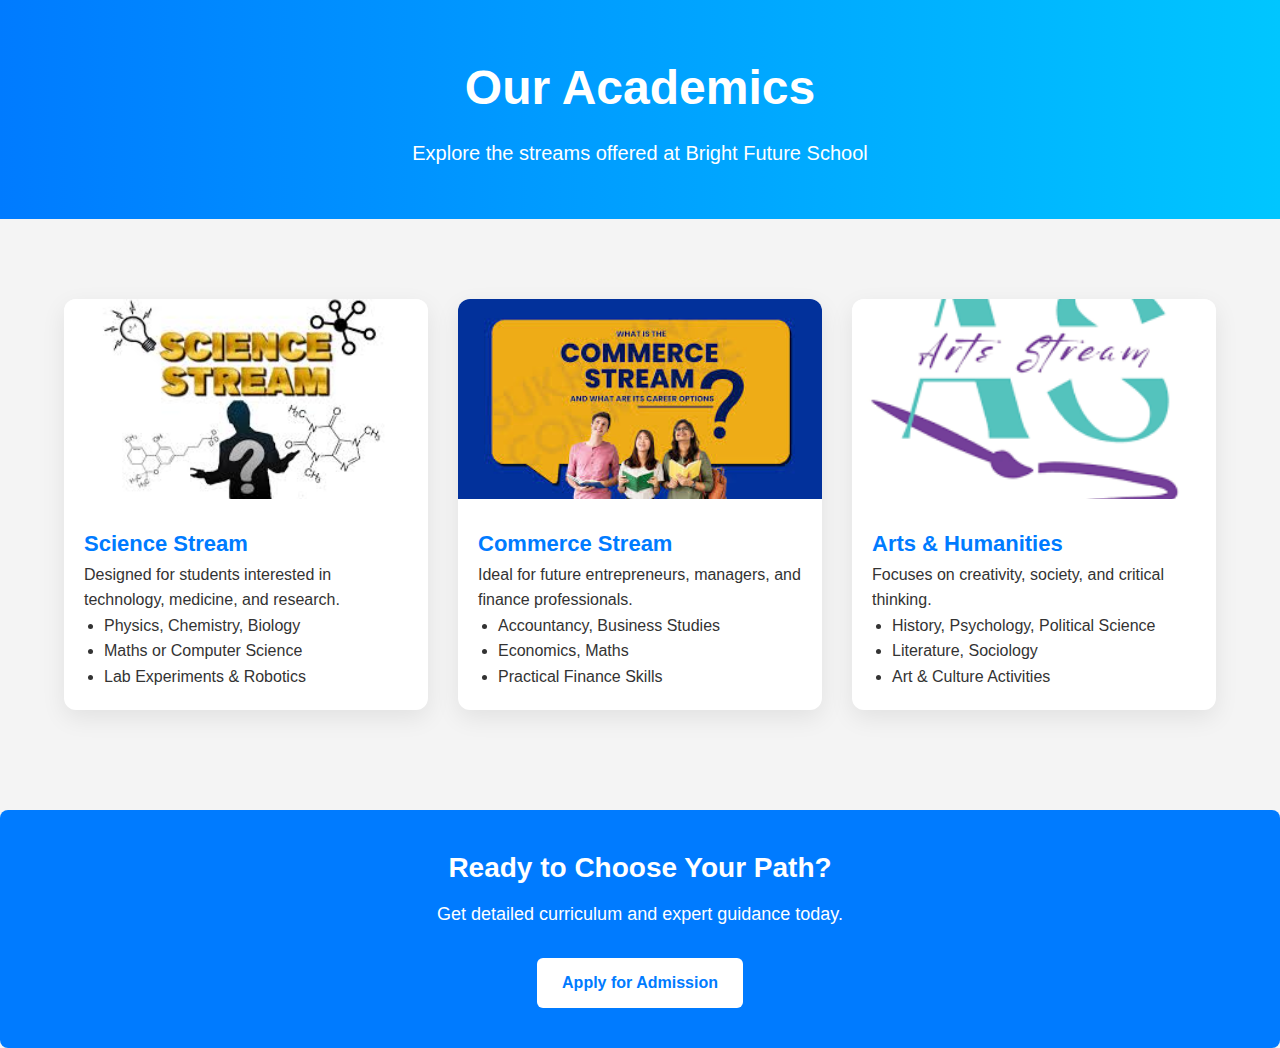
<file: Academics.html>
<!DOCTYPE html>
<html lang="en">
<head>
  <meta charset="UTF-8" />
  <meta name="viewport" content="width=device-width, initial-scale=1" />
  <title>Academics | Bright Future School</title>
  <link rel="stylesheet" href="./css/style.css"/>
</head>
<body>

  <header>
    <div class="academics-header">
      <h1>Our Academics</h1>
      <p>Explore the streams offered at Bright Future School</p>
    </div>
  </header>

  <section class="container">
    <div class="streams">

      <div class="stream-card">
        <img src="./images/science.jpeg" alt="Science Stream">
        <div class="stream-content">
          <h3>Science Stream</h3>
          <p>Designed for students interested in technology, medicine, and research.</p>
          <ul>
            <li>Physics, Chemistry, Biology</li>
            <li>Maths or Computer Science</li>
            <li>Lab Experiments & Robotics</li>
          </ul>
        </div>
      </div>

      <div class="stream-card">
        <img src="./images/commerce.jpeg" alt="Commerce Stream">
        <div class="stream-content">
          <h3>Commerce Stream</h3>
          <p>Ideal for future entrepreneurs, managers, and finance professionals.</p>
          <ul>
            <li>Accountancy, Business Studies</li>
            <li>Economics, Maths</li>
            <li>Practical Finance Skills</li>
          </ul>
        </div>
      </div>

      <div class="stream-card">
        <img src="./images/Arts.png" alt="Arts Stream">
        <div class="stream-content">
          <h3>Arts & Humanities</h3>
          <p>Focuses on creativity, society, and critical thinking.</p>
          <ul>
            <li>History, Psychology, Political Science</li>
            <li>Literature, Sociology</li>
            <li>Art & Culture Activities</li>
          </ul>
        </div>
      </div>

    </div>
  </section>

  <section class="cta">
    <h2>Ready to Choose Your Path?</h2>
    <p>Get detailed curriculum and expert guidance today.</p>
    <a href="Admission.html">Apply for Admission</a>
  </section>

</body>
</html>
</file>
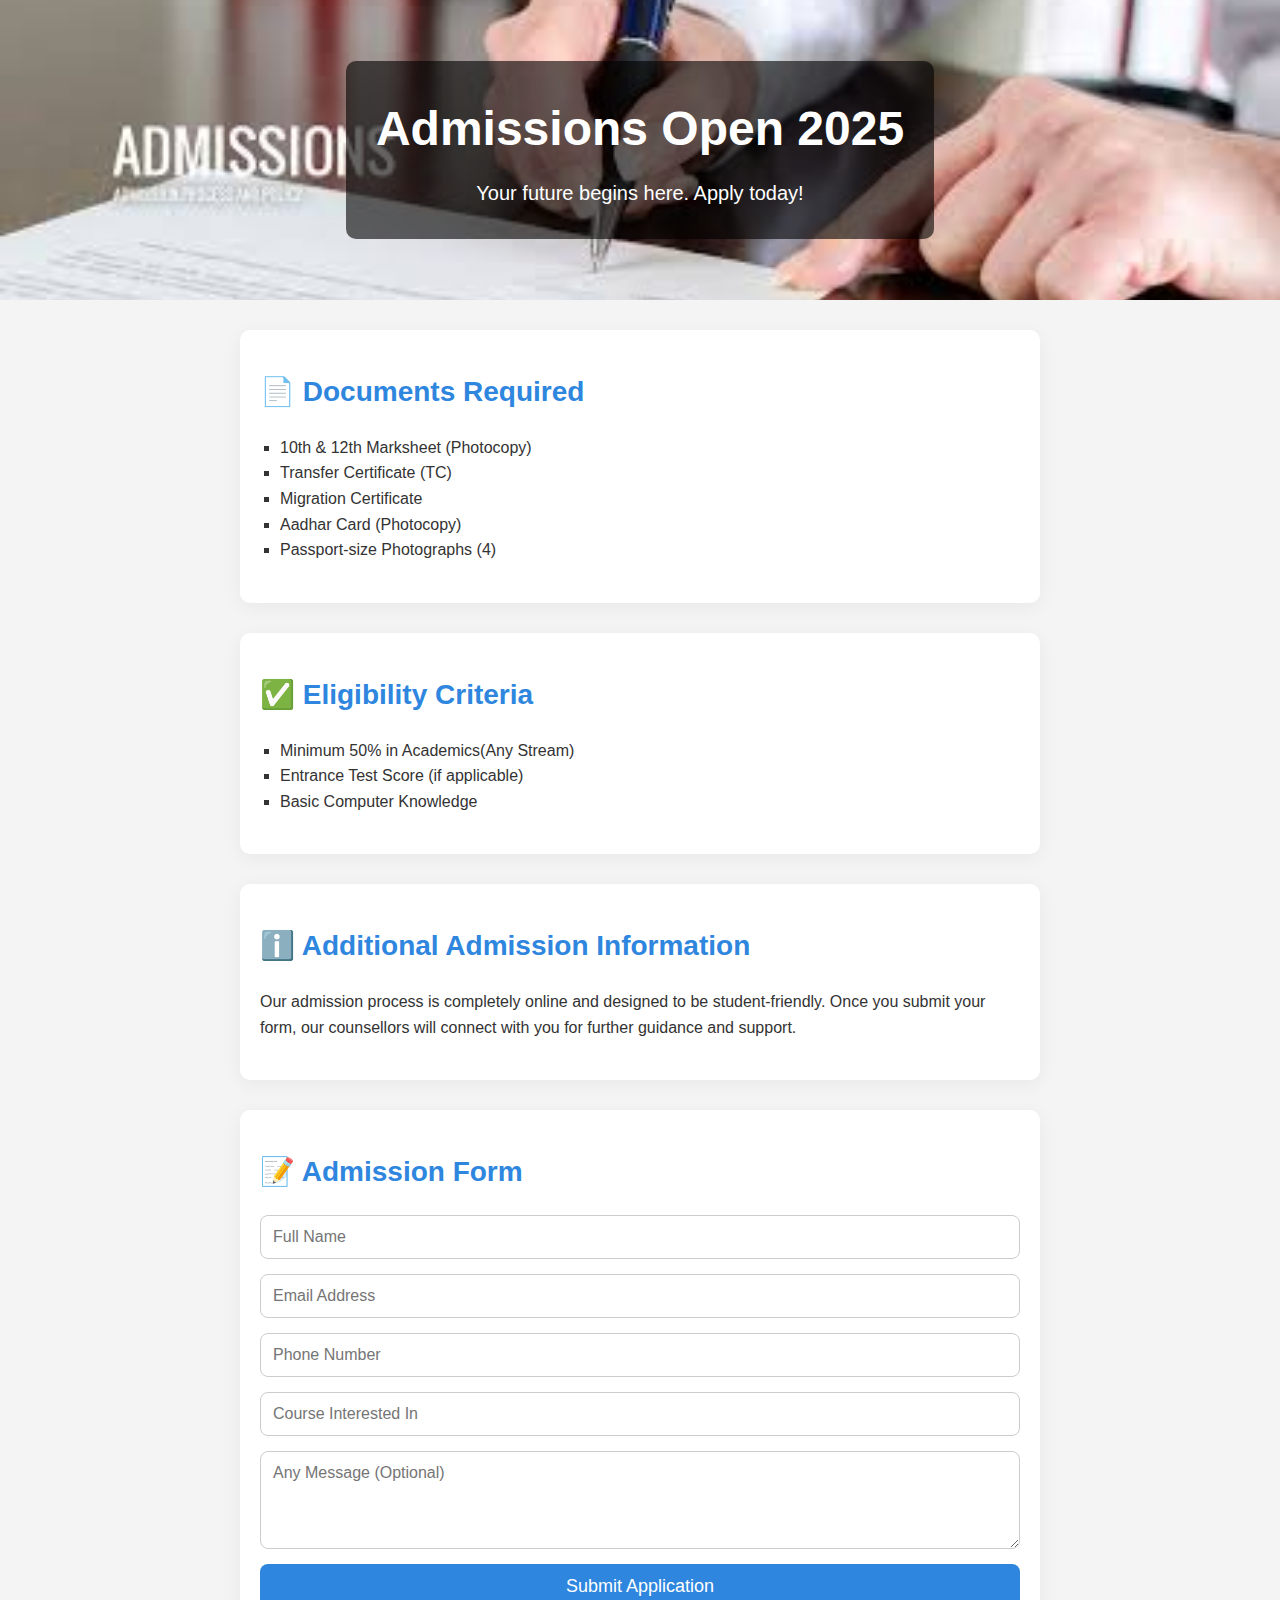
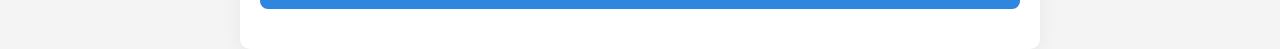
<file: Admission.html>
<!DOCTYPE html>
<html lang="en">
<head>
  <meta charset="UTF-8" />
  <meta name="viewport" content="width=device-width, initial-scale=1.0"/>
  <title>Admission Page</title>
  
  <link rel="stylesheet" href="../css/style.css"/>
</head>
<body>

  <header class="admission-header">
    <div class="overlay">
      <h1>Admissions Open 2025</h1>
      <p>Your future begins here. Apply today!</p>
    </div>
  </header>

  <section class="section" id="documents">
    <h2>📄 Documents Required</h2>
    <ul>
      <li>10th & 12th Marksheet (Photocopy)</li>
      <li>Transfer Certificate (TC)</li>
      <li>Migration Certificate</li>
      <li>Aadhar Card (Photocopy)</li>
      <li>Passport-size Photographs (4)</li>
    </ul>
  </section>

  <section class="section" id="eligibility">
    <h2>✅ Eligibility Criteria</h2>
    <ul>
      <li>Minimum 50% in Academics(Any Stream)</li>
      <li>Entrance Test Score (if applicable)</li>
      <li>Basic Computer Knowledge</li>
    </ul>
  </section>

  <section class="section" id="details">
    <h2>ℹ️ Additional Admission Information</h2>
    <p>Our admission process is completely online and designed to be student-friendly. Once you submit your form, our counsellors will connect with you for further guidance and support.</p>
  </section>

  <section class="section" id="form">
    <h2>📝 Admission Form</h2>
    <form action="#" method="POST" class="admission-form">
      <input type="text" name="name" placeholder="Full Name" required />
      <input type="email" name="email" placeholder="Email Address" required />
      <input type="tel" name="phone" placeholder="Phone Number" required />
      <input type="text" name="course" placeholder="Course Interested In" required />
      <textarea name="message" rows="4" placeholder="Any Message (Optional)"></textarea>
      <button type="submit">Submit Application</button>
    </form>
  </section>

</body>
</html>
</file>
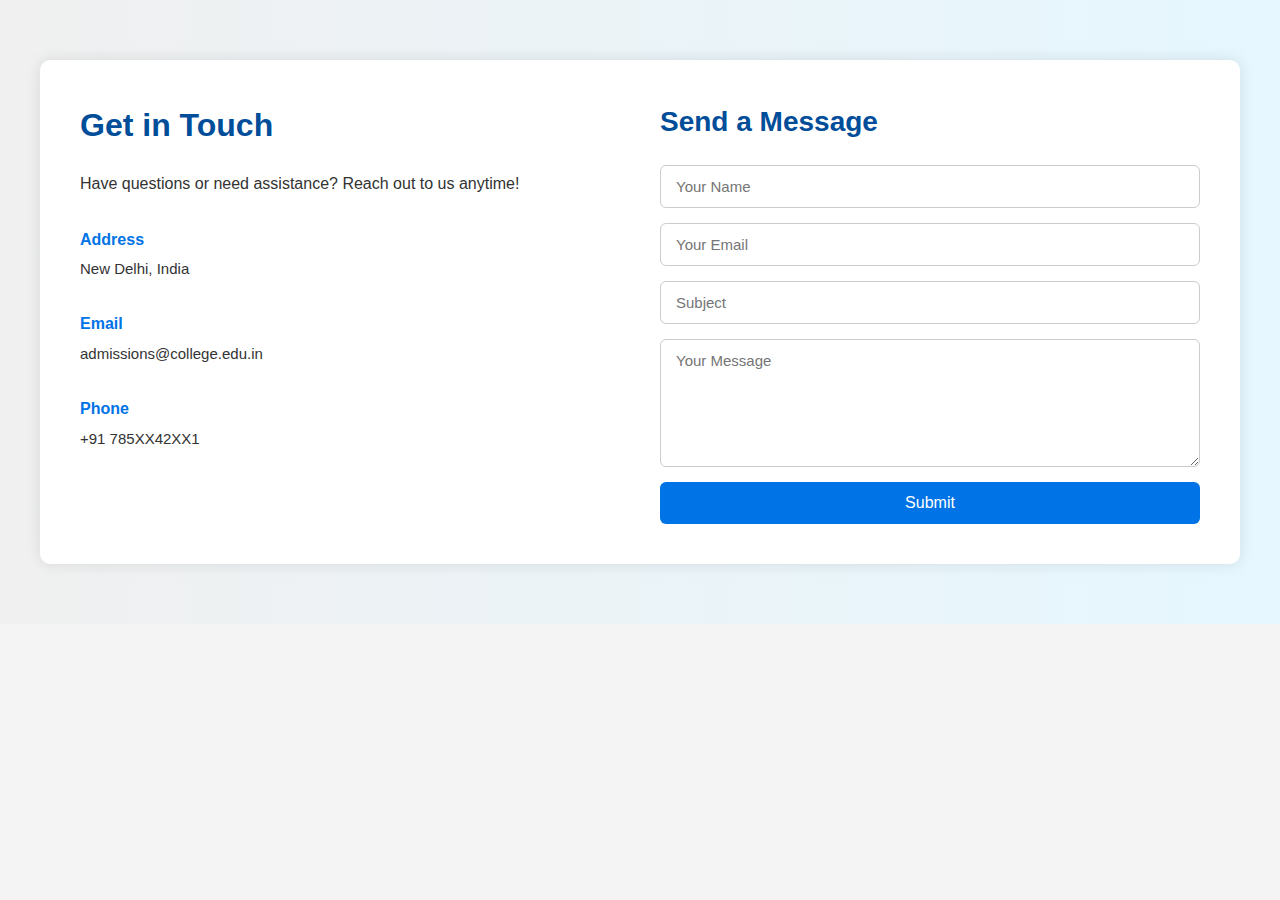
<file: Contact.html>
<!DOCTYPE html>
<html lang="en">
<head>
  <meta charset="UTF-8" />
  <meta name="viewport" content="width=device-width, initial-scale=1.0"/>
  <title>Contact Us</title>
  
  <link rel="stylesheet" href="./css/style.css"/>
</head>
<body>
  <section class="contact-section">
    <div class="contact-container">
      <div class="contact-info">
        <h2>Get in Touch</h2>
        <p>Have questions or need assistance? Reach out to us anytime!</p>

        <div class="info-box">
          <h4>Address</h4>
          <p>
           New Delhi, India</p>
        </div>
        <div class="info-box">
          <h4>Email</h4>
          <p>admissions@college.edu.in</p>
        </div>
        <div class="info-box">
          <h4>Phone</h4>
          <p>+91 785XX42XX1</p>
        </div>
      </div>

      <div class="contact-form">
        <h2>Send a Message</h2>
        <form action="#" method="POST">
          <input type="text" placeholder="Your Name" required />
          <input type="email" placeholder="Your Email" required />
          <input type="text" placeholder="Subject" required />
          <textarea placeholder="Your Message" rows="6" required></textarea>
          <button type="submit">Submit</button>
        </form>
      </div>
    </div>
  </section>
</body>
</html>
</file>
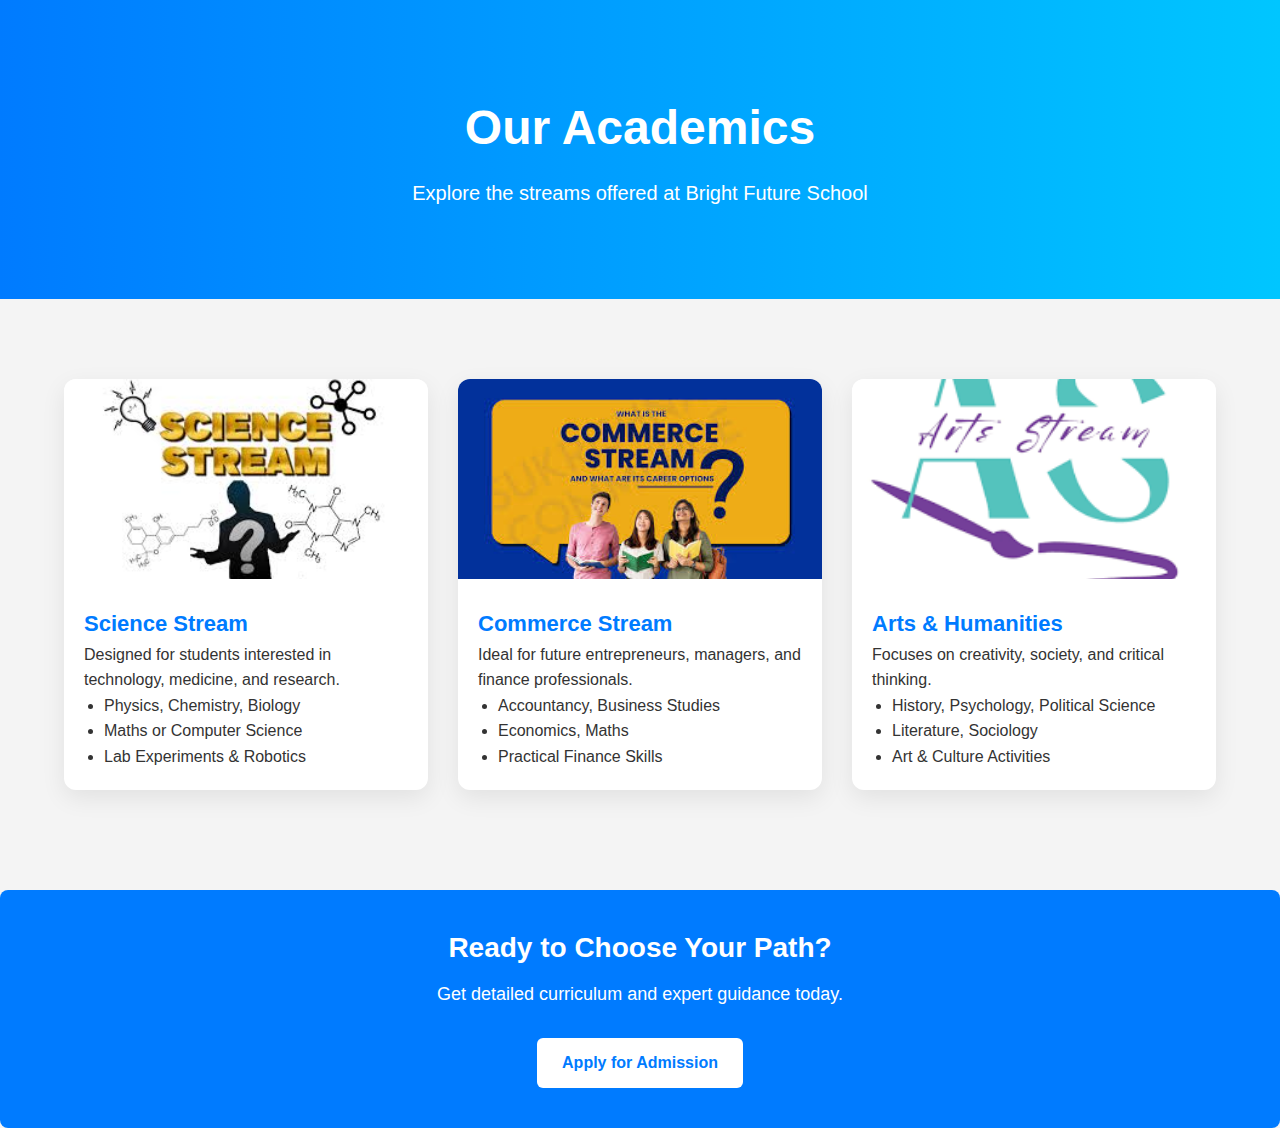
<file: project/Academics.html>
<!DOCTYPE html>
<html lang="en">
<head>
  <meta charset="UTF-8" />
  <meta name="viewport" content="width=device-width, initial-scale=1" />
  <title>Academics | Bright Future School</title>
  <link rel="stylesheet" href="../css/style.css"/>
</head>
<body>

  <header>
    <div class="container">
      <h1>Our Academics</h1>
      <p>Explore the streams offered at Bright Future School</p>
    </div>
  </header>

  <section class="container">
    <div class="streams">

      <div class="stream-card">
        <img src="../images/science.jpeg" alt="Science Stream">
        <div class="stream-content">
          <h3>Science Stream</h3>
          <p>Designed for students interested in technology, medicine, and research.</p>
          <ul>
            <li>Physics, Chemistry, Biology</li>
            <li>Maths or Computer Science</li>
            <li>Lab Experiments & Robotics</li>
          </ul>
        </div>
      </div>

      <div class="stream-card">
        <img src="../images/commerce.jpeg" alt="Commerce Stream">
        <div class="stream-content">
          <h3>Commerce Stream</h3>
          <p>Ideal for future entrepreneurs, managers, and finance professionals.</p>
          <ul>
            <li>Accountancy, Business Studies</li>
            <li>Economics, Maths</li>
            <li>Practical Finance Skills</li>
          </ul>
        </div>
      </div>

      <div class="stream-card">
        <img src="../images/Arts.png" alt="Arts Stream">
        <div class="stream-content">
          <h3>Arts & Humanities</h3>
          <p>Focuses on creativity, society, and critical thinking.</p>
          <ul>
            <li>History, Psychology, Political Science</li>
            <li>Literature, Sociology</li>
            <li>Art & Culture Activities</li>
          </ul>
        </div>
      </div>

    </div>
  </section>

  <section class="cta">
    <h2>Ready to Choose Your Path?</h2>
    <p>Get detailed curriculum and expert guidance today.</p>
    <a href="Admissions.html">Apply for Admission</a>
  </section>

</body>
</html>
</file>
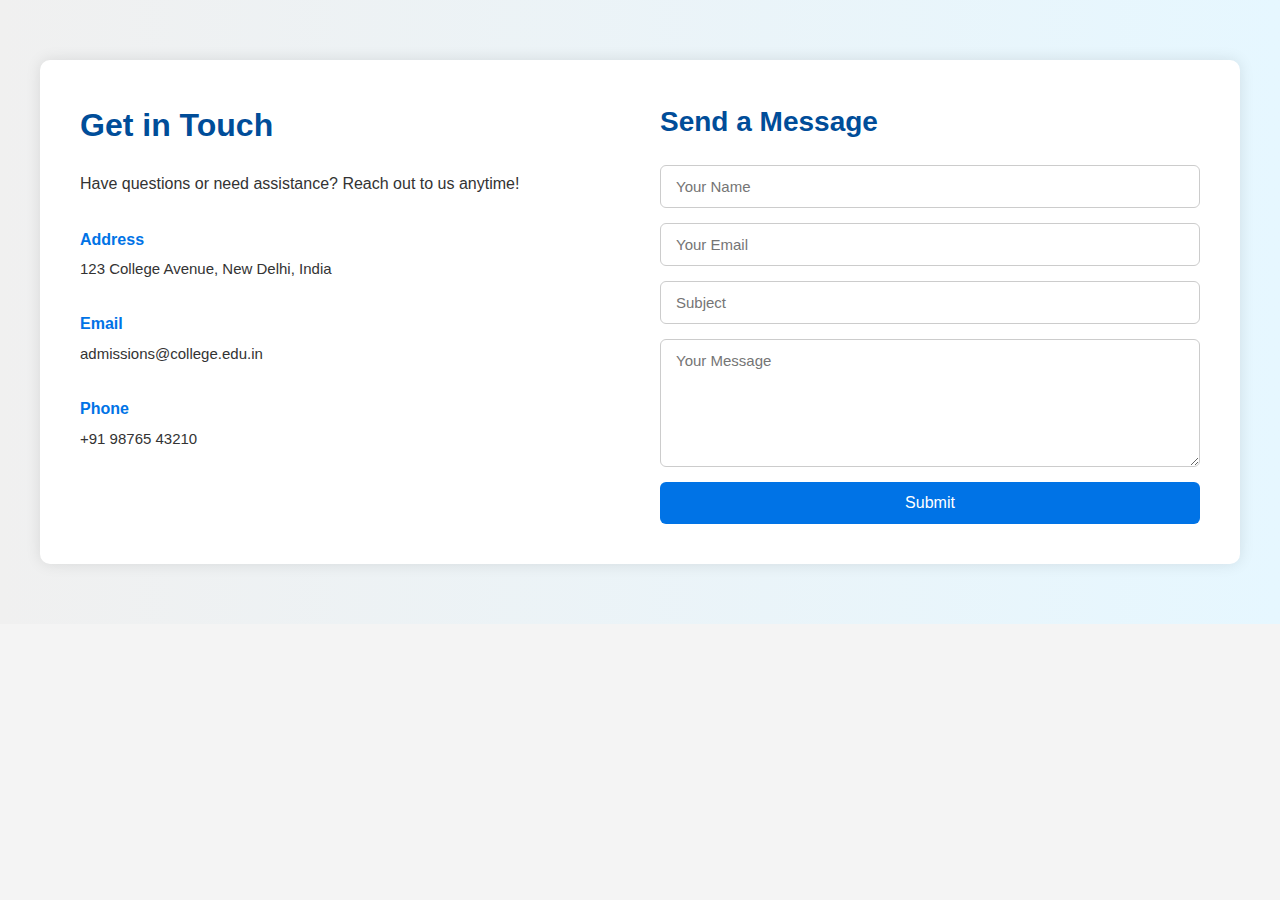
<file: project/Contact.html>
<!DOCTYPE html>
<html lang="en">
<head>
  <meta charset="UTF-8" />
  <meta name="viewport" content="width=device-width, initial-scale=1.0"/>
  <title>Contact Us</title>
  
  <link rel="stylesheet" href="../css/style.css"/>
</head>
<body>
  <section class="contact-section">
    <div class="contact-container">
      <div class="contact-info">
        <h2>Get in Touch</h2>
        <p>Have questions or need assistance? Reach out to us anytime!</p>

        <div class="info-box">
          <h4>Address</h4>
          <p>123 College Avenue, New Delhi, India</p>
        </div>
        <div class="info-box">
          <h4>Email</h4>
          <p>admissions@college.edu.in</p>
        </div>
        <div class="info-box">
          <h4>Phone</h4>
          <p>+91 98765 43210</p>
        </div>
      </div>

      <div class="contact-form">
        <h2>Send a Message</h2>
        <form action="#" method="POST">
          <input type="text" placeholder="Your Name" required />
          <input type="email" placeholder="Your Email" required />
          <input type="text" placeholder="Subject" required />
          <textarea placeholder="Your Message" rows="6" required></textarea>
          <button type="submit">Submit</button>
        </form>
      </div>
    </div>
  </section>
</body>
</html>
</file>
<file: css/style.css>
* {
  margin: 0;
  padding: 0;
  box-sizing: border-box;
  font-family: 'Segoe UI', Tahoma, Geneva, Verdana, sans-serif;
}

/* Container */
.container {
  max-width: 1100px;
  margin: 0 auto;
  padding: 20px;
}

/* Header/Navbar */
.header {
  background: #004080;
  color: white;
  padding-bottom: 30px;
}

.navbar {
  display: flex;
  align-items: center;
  justify-content: space-between;
  padding: 15px 0;
  flex-wrap: wrap; /* Added for responsiveness */
}

.logo {
  font-size: 28px;
  font-weight: 700;
  letter-spacing: 2px;
}

.nav-links {
  list-style: none;
  display: flex;
  gap: 25px;
}

.nav-links a {
  color: white;
  text-decoration: none;
  font-weight: 600;
  transition: color 0.3s;
}

.nav-links a:hover,
.nav-links a.active {
  color: #ffcc00;
}

/* Hamburger Menu for small screens */
#menu-toggle {
  display: none;
}

.hamburger {
  display: none;
  flex-direction: column;
  cursor: pointer;
  gap: 5px;
}

.hamburger span {
  display: block;
  width: 25px;
  height: 3px;
  background: white;
  border-radius: 2px;
}

/* Hero Section */
.hero {
  background: url('../images/bg.jpg');
  color: white;
  height: 350px;
  display: flex;
  align-items: center;
  justify-content: center;
  text-align: center;
  padding: 0 20px;
}

.hero-content h2 {
  font-size: 36px;
  margin-bottom: 10px;
  text-shadow: 1px 1px 5px #000;
}

.hero-content p {
  font-size: 18px;
  margin-bottom: 20px;
  text-shadow: 1px 1px 5px #000;
}

.btn {
  background: #ffcc00;
  color: #004080;
  padding: 10px 25px;
  border-radius: 5px;
  font-weight: 700;
  text-decoration: none;
  transition: background 0.3s;
}

/* -------------------------- */
/*        RESPONSIVE CSS      */
/* -------------------------- */

@media (max-width: 768px) {
  .navbar {
    flex-direction: column;
    align-items: flex-start;
  }

  .nav-links {
    flex-direction: column;
    width: 100%;
    display: none;
    gap: 15px;
    margin-top: 10px;
  }

  .nav-links.active {
    display: flex;
  }

  .hamburger {
    display: flex;
  }

  .hero {
    height: auto;
    padding: 60px 20px;
  }

  .hero-content h2 {
    font-size: 26px;
  }

  .hero-content p {
    font-size: 16px;
  }
}

  .btn {
  background: #ffcc00;
  color: #004080;
  padding: 10px 25px;
  border-radius: 5px;
  font-weight: 700;
  text-decoration: none;
  transition: background 0.3s;
}

.btn:hover {
  background: #e6b800;
}

/* Preview Section */
.preview-section {
  margin: 40px 0;
}

.preview-grid {
  display: flex;
  gap: 30px;
  align-items: center;
  flex-wrap: wrap;
}

.preview-text {
  flex: 1;
  min-width: 280px;
}

.preview-text h3 {
  font-size: 28px;
  margin-bottom: 15px;
  color: #004080;
}

.preview-text p {
  font-size: 16px;
  margin-bottom: 15px;
}

.btn-outline {
  color: #004080;
  border: 2px solid #004080;
  padding: 8px 20px;
  border-radius: 5px;
  font-weight: 700;
  text-decoration: none;
  transition: background 0.3s, color 0.3s;
}

.btn-outline:hover {
  background: #004080;
  color: white;
}

.preview-img {
  flex: 1;
  min-width: 280px;
}

.preview-img img {
  width: 100%;
  border-radius: 8px;
  box-shadow: 0 0 10px rgba(0,0,0,0.1);
}

/* Academics Preview */
.academics-preview {
  margin-bottom: 50px;
  text-align: center;
}

.academics-preview h3 {
  font-size: 30px;
  margin-bottom: 25px;
  color: #004080;
}

.cards {
  display: flex;
  justify-content: center;
  gap: 25px;
  flex-wrap: wrap;
}

.card {
  background: #f5f8ff;
  border-radius: 10px;
  width: 280px;
  box-shadow: 0 0 8px rgba(0,0,0,0.1);
  padding-bottom: 15px;
  transition: transform 0.3s;
}

.card:hover {
  transform: translateY(-8px);
}

.card img {
  width: 100%;
  height: 180px;
  object-fit: cover;
  border-radius: 10px 10px 0 0;
}

.card h4 {
  margin: 15px 0 8px;
  color: #004080;
}

.card p {
  padding: 0 15px;
  font-size: 14px;
  color: #444;
}

/* Admissions CTA */
.admissions-cta {
  background: #004080;
  color: white;
  text-align: center;
  padding: 40px 20px;
  margin-bottom: 50px;
  border-radius: 8px;
}

.admissions-cta h3 {
  font-size: 28px;
  margin-bottom: 10px;
}

.admissions-cta p {
  font-size: 16px;
  margin-bottom: 20px;
}

.admissions-cta .btn {
  background: #ffcc00;
  color: #004080;
  padding: 12px 30px;
  font-weight: 700;
  border-radius: 6px;
  text-decoration: none;
}

.admissions-cta .btn:hover {
  background: #e6b800;
}

/* -------------------------- */
/*        RESPONSIVE CSS      */
/* -------------------------- */

@media (max-width: 768px) {
  .preview-grid {
    flex-direction: column;
    gap: 20px;
  }

  .preview-text h3 {
    font-size: 22px;
  }

  .preview-text p {
    font-size: 14px;
  }

  .btn, .btn-outline, .admissions-cta .btn {
    font-size: 14px;
    padding: 10px 20px;
  }

  .academics-preview h3 {
    font-size: 24px;
  }

  .card {
    width: 100%;
    max-width: 320px;
  }

  .admissions-cta h3 {
    font-size: 22px;
  }

  .admissions-cta p {
    font-size: 14px;
  }
}
/* School Info Section */
.school-info {
  display: grid;
  grid-template-columns: repeat(auto-fit, minmax(320px, 1fr));
  gap: 30px;
  margin-bottom: 50px;
}

.info-card {
  background: #fefefe;
  border-radius: 12px;
  padding: 20px;
  box-shadow: 0 0 10px rgb(0 0 0 / 0.1);
}

.info-card h3 {
  margin-bottom: 18px;
  color: #004080;
  border-bottom: 2px solid #004080;
  padding-bottom: 6px;
  font-weight: 700;
}

/* Gallery Grid */
.gallery-grid {
  display: grid;
  grid-template-columns: repeat(2, 1fr);
  gap: 12px;
}

.gallery-grid img {
  width: 100%;
  border-radius: 8px;
  object-fit: cover;
  height: 130px;
}

/* Facilities */
.facilities ul {
  list-style-type: square;
  padding-left: 20px;
  color: #444;
  font-size: 15px;
}

.facilities ul li {
  margin-bottom: 10px;
}

/* Latest News */
.news ul {
  list-style-type: disc;
  padding-left: 20px;
  color: #555;
  font-size: 14px;
}

.news ul li {
  margin-bottom: 8px;
}

/* Testimonials */
.testimonials .testimonial-item {
  background: #e6f0ff;
  border-radius: 10px;
  padding: 15px 20px;
  margin-bottom: 18px;
  font-style: italic;
  color: #004080;
  box-shadow: inset 0 0 5px #cce0ff;
}

.testimonials span {
  display: block;
  margin-top: 8px;
  font-style: normal;
  font-weight: 700;
  text-align: right;
}

/* Highlights (details/summary styling) */
.highlights details {
  margin-bottom: 12px;
  cursor: pointer;
  background: #f0f4ff;
  border-radius: 8px;
  padding: 10px 15px;
  box-shadow: 0 0 4px rgba(0, 64, 128, 0.15);
  transition: background 0.3s;
}

.highlights details[open] {
  background: #dce8ff;
}

.highlights summary {
  font-weight: 700;
  font-size: 16px;
  color: #003366;
  list-style: none;
}

.highlights summary::-webkit-details-marker {
  display: none;
}

/* Location iframe */
.location iframe {
  width: 100%;
  height: 250px;
  border-radius: 10px;
  box-shadow: 0 0 10px rgba(0, 0, 0, 0.1);
}

/* Chatbot UI */
.chatbot-ui {
  background: #f5f8ff;
  border-radius: 12px;
  padding: 15px;
  display: flex;
  flex-direction: column;
  gap: 12px;
}

.chat-messages {
  height: 120px;
  overflow-y: auto;
  background: white;
  border-radius: 8px;
  padding: 10px;
  border: 1px solid #ccc;
}

.bot-msg {
  color: #004080;
  font-weight: 600;
}

.chatbot-ui input[type="text"] {
  padding: 10px;
  border-radius: 6px;
  border: 1px solid #ccc;
  font-size: 14px;
  width: 100%;
}

.chatbot-ui button {
  background: #004080;
  color: white;
  border: none;
  padding: 10px;
  border-radius: 6px;
  cursor: pointer; 
  font-weight: 600;
}

/* Responsive Media Queries */
@media (max-width: 768px) {
  .gallery-grid {
    grid-template-columns: 1fr;
  }

  .info-card h3,
  .highlights summary {
    font-size: 15px;
  }

  .facilities ul,
  .news ul {
    font-size: 13.5px;
  }

  .chat-messages {
    height: 150px;
  }
}

@media (max-width: 480px) {
  .school-info {
    grid-template-columns: 1fr;
  }

  .info-card h3,
  .highlights summary {
    font-size: 14px;
  }

  .facilities ul,
  .news ul {
    font-size: 13px;
  }

  .chatbot-ui input[type="text"],
  .chatbot-ui button {
    font-size: 13px;
  }

  .chat-messages {
    height: 180px;
  }
}
/* Reset and Base */
* {
  margin: 0;
  padding: 0;
  box-sizing: border-box;
  font-family: 'Poppins', sans-serif;
}

body {
  line-height: 1.6;
  color: #333;
  background-color: #fff;
}

.container {
  width: 90%;
  max-width: 1200px;
  margin: auto;
  padding: 2rem 0;
}

/* Chatbot UI */
.bot-msg {
  color: #004080;
  font-weight: 600;
}

.chatbot-ui input[type="text"] {
  padding: 10px;
  border-radius: 6px;
  border: 1px solid #ccc;
  font-size: 14px;
  width: 100%;
}

.chatbot-ui button {
  background: #004080;
  color: white;
  border: none;
  padding: 10px;
  border-radius: 6px;
  cursor: pointer; 
  font-weight: 600;
  transition: background 0.3s ease;
}

.chatbot-ui button:disabled {
  cursor: not-allowed;
  background: #666;
}

.chatbot-ui button:hover:not(:disabled) {
  background: #003366;
}

/* Footer */
footer {
  background: #004080;
  color: white;
  padding: 15px 0;
  text-align: center;
}

/* Navbar and Navigation */
.navbar {
  display: flex;
  justify-content: space-between;
  align-items: center;
  padding: 15px 0;
  background: #004080;
  color: white;
}

.nav-links {
  display: flex;
  gap: 20px;
  list-style: none;
}

.nav-links li {
  cursor: pointer;
}

.hamburger {
  display: none;
  flex-direction: column;
  gap: 5px;
  cursor: pointer;
}

.hamburger div {
  width: 25px;
  height: 3px;
  background: white;
  border-radius: 3px;
}
.hero-section {
  position: relative;
  width: 100%;
  height: 100vh; /* full viewport height */
  min-height: 300px;
  display: flex;
  align-items: center;
  justify-content: center;
  color: white;
  overflow: hidden;
}

/* Responsive background image using ::before pseudo-element */
.hero-section::before {
  content: "";
  position: absolute;
  top: 0; left: 0; right: 0; bottom: 0;
  background-image: url('../images/about.jpg');
  background-size: cover;
  background-position: center center;
  background-repeat: no-repeat;
  filter: brightness(0.5); 
  z-index: 0;
}

/* Content container */
.hero-container {
  position: relative;
  z-index: 1; /* above background image */
  max-width: 900px;
  padding: 40px;
  background: rgba(0, 0, 0, 0.4);
  border-radius: 20px;
  text-align: center;
  box-shadow: 0 8px 24px rgba(0, 0, 0, 0.4);
}

/* Responsive adjustments */
@media (max-width: 768px) {
  .hero-section {
    height: auto;
    min-height: 300px;
    padding: 60px 20px;
  }
}

.hero-text h1 {
  font-size: 3.5rem;
  margin-bottom: 20px;
  font-weight: 800;
  letter-spacing: 1px;
  color: #00ffd1;
}

.hero-text p {
  font-size: 1.2rem;
  line-height: 1.6;
  margin-bottom: 30px;
  color: #f5f5f5;
}

/* Responsive adjustments */
@media (max-width: 768px) {
  .hero-section {
    height: auto; 
    padding: 60px 20px; 
  }

  .hero-container {
    padding: 20px;
    width: 100%;
    max-width: 100%;
    border-radius: 15px;
  }

  .hero-text h1 {
    font-size: 2.2rem;
  }

  .hero-text p {
    font-size: 1rem;
  }
}

.btn-explore {
  display: inline-block;
  padding: 12px 30px;
  background: #00ffd1;
  color: #000;
  font-weight: bold;
  border-radius: 50px;
  text-decoration: none;
  transition: background 0.3s ease;
}

.btn-explore:hover {
  background: #00cfa0;
}

/* Animation */
@keyframes fadeUp {
  0% {
    opacity: 0;
    transform: translateY(40px);
  }
  100% {
    opacity: 1;
    transform: translateY(0);
  }
}

/* Responsive Styles */

/* Medium screens */
@media (max-width: 768px) {
  /* Navbar */
  .navbar {
    flex-wrap: wrap;
    padding: 10px 0;
  }

  .nav-links {
    display: none;
    flex-direction: column;
    width: 100%;
    background: #004080;
    margin-top: 10px;
  }

  .nav-links li {
    text-align: center;
    padding: 10px 0;
    border-top: 1px solid rgba(255,255,255,0.3);
  }

  #menu-toggle:checked + .hamburger + .nav-links {
    display: flex;
  }

  .hamburger {
    display: flex;
  }

  /* Hero Text */
  .hero-text h1 {
    font-size: 2.5rem;
  }

  .hero-text p {
    font-size: 1rem;
  }

  .btn-explore {
    padding: 10px 24px;
  }
}

/* Small screens */
@media (max-width: 480px) {
  .hero-container {
    padding: 20px;
    max-width: 95%;
  }

  .hero-text h1 {
    font-size: 2rem;
  }

  .hero-text p {
    font-size: 0.9rem;
  }

  .btn-explore {
    padding: 8px 20px;
    font-size: 14px;
  }

  .chatbot-ui input[type="text"] {
    font-size: 13px;
  }

  .chatbot-ui button {
    font-size: 13px;
  }
}
/* Footer */
footer {
  background: #004080;
  color: white;
  padding: 15px 0;
  text-align: center;
  font-size: 1rem;
}

/* Navbar & Menu Responsive */
@media (max-width: 768px) {
  .preview-grid {
    flex-direction: column;
  }

  .navbar {
    flex-wrap: wrap;
  }

  .nav-links {
    display: none;
    flex-direction: column;
    width: 100%;
    background: #004080;
    margin-top: 10px;
  }

  .nav-links li {
    text-align: center;
    padding: 10px 0;
    border-top: 1px solid rgba(255, 255, 255, 0.3);
  }

  #menu-toggle:checked + .hamburger + .nav-links {
    display: flex;
  }

  .hamburger {
    display: flex;
    cursor: pointer;
  }
}

/* Hero Section */
.hero-section {
  position: relative;
  background: url('../images/bg-about.jpg') no-repeat center center/cover;
  height: 100vh;
  display: flex;
  align-items: center;
  justify-content: center;
  overflow: hidden;
  color: white;
  text-align: center;
}

.hero-bg-overlay {
  background: rgba(255, 255, 255, 0.05);
  backdrop-filter: blur(10px);
  width: 100%;
  height: 100%;
  display: flex;
  align-items: center;
  justify-content: center;
}

.hero-container {
  max-width: 900px;
  padding: 40px 30px;
  background: rgba(0, 0, 0, 0.4);
  border-radius: 20px;
  text-align: center;
  color: #fff;
  box-shadow: 0 8px 24px rgba(0, 0, 0, 0.4);
  animation: fadeUp 1.5s ease;
}

.hero-text h1 {
  font-size: 3.5rem;
  margin-bottom: 20px;
  font-weight: 800;
  letter-spacing: 1px;
  color: #00ffd1;
}

.hero-text p {
  font-size: 1.2rem;
  line-height: 1.6;
  margin-bottom: 30px;
  color: #f5f5f5;
}

.btn-explore {
  display: inline-block;
  padding: 12px 30px;
  background: #00ffd1;
  color: #000;
  font-weight: bold;
  border-radius: 50px;
  text-decoration: none;
  transition: background 0.3s ease;
}

.btn-explore:hover {
  background: #00cfa0;
}

/* Animation */
@keyframes fadeUp {
  0% {
    opacity: 0;
    transform: translateY(40px);
  }
  100% {
    opacity: 1;
    transform: translateY(0);
  }
}

/* Responsive Hero Text */
@media (max-width: 768px) {
  .hero-text h1 {
    font-size: 2.5rem;
  }

  .hero-text p {
    font-size: 1rem;
  }

  .btn-explore {
    padding: 10px 24px;
  }

  .hero-container {
    padding: 30px 20px;
    max-width: 90%;
  }
}

/* General Reset & Container */
* {
  margin: 0;
  padding: 0;
  box-sizing: border-box;
  font-family: 'Poppins', sans-serif;
}

body {
  line-height: 1.6;
  color: #333;
  background-color: #fff;
}

.container {
  width: 90%;
  max-width: 1200px;
  margin: auto;
  padding: 2rem 0;
}

/* Reset and Base */
* {
  margin: 0;
  padding: 0;
  box-sizing: border-box;
  font-family: 'Poppins', sans-serif;
}

body {
  line-height: 1.6;
  color: #333;
  background-color: #fff;
}

.container {
  width: 90%;
  max-width: 1200px;
  margin: auto;
  padding: 2rem 0;
}

/* Animation */
@keyframes fadeUp {
  0% {
    opacity: 0;
    transform: translateY(40px);
  }
  100% {
    opacity: 1;
    transform: translateY(0);
  }
}

/* Hero Section */
.hero-section {
  height: 60vh;
  background: url('../images/about.jpeg') no-repeat center center/cover;
  display: flex;
  align-items: center;
  justify-content: center;
  position: relative;
  color: white;
  text-align: center;
}

.hero-section .overlay {
  background-color: rgba(0, 0, 0, 0.6);
  padding: 3rem 2rem;
  border-radius: 10px;
  max-width: 800px;
  animation: fadeUp 1.5s ease forwards;
}

.hero-section h1 {
  font-size: 3rem;
  margin-bottom: 0.5rem;
}

.hero-section p {
  font-size: 1.2rem;
}

/* About Intro */
.about-intro {
  display: flex;
  flex-wrap: wrap;
  align-items: center;
  gap: 2rem;
  margin-top: 3rem;
}

.about-intro .text,
.about-intro .image {
  flex: 1 1 400px; /* grow, shrink, basis */
}

.about-intro img {
  width: 100%;
  border-radius: 10px;
  box-shadow: 0 8px 20px rgba(0, 0, 0, 0.1);
  object-fit: cover;
}

/* Cards Section */
.cards-section {
  display: flex;
  justify-content: space-between;
  gap: 2rem;
  margin-top: 3rem;
  flex-wrap: wrap;
}

.card {
  flex: 1 1 280px;
  background: #f0f0f0;
  padding: 2rem;
  border-radius: 10px;
  text-align: center;
  box-shadow: 0 6px 15px rgba(0, 0, 0, 0.1);
  transition: transform 0.3s ease;
}

.card:hover {
  transform: translateY(-10px);
}

.card h3 {
  margin-bottom: 1rem;
  font-size: 1.5rem;
  color: #444;
}

/* Team Section */
.team-section {
  margin-top: 4rem;
}

.team-section h2 {
  text-align: center;
  margin-bottom: 2rem;
  font-size: 2rem;
  font-weight: 700;
  color: #222;
}

.team-grid {
  display: flex;
  gap: 2rem;
  justify-content: center;
  flex-wrap: wrap;
}

.team-card {
  width: 220px;
  background: #fff;
  border-radius: 10px;
  text-align: center;
  padding: 1rem;
  box-shadow: 0 6px 15px rgba(0, 0, 0, 0.1);
  transition: box-shadow 0.3s ease;
}

.team-card:hover {
  box-shadow: 0 12px 24px rgba(0, 0, 0, 0.2);
}

.team-card img {
  width: 100%;
  border-radius: 10px;
  height: auto;
  margin-bottom: 1rem;
  object-fit: cover;
}

.team-card h4 {
  margin-bottom: 0.3rem;
  font-size: 1.1rem;
  color: #333;
}

/* Responsive Adjustments */
@media (max-width: 768px) {
  .hero-section h1 {
    font-size: 2.5rem;
  }
  .hero-section p {
    font-size: 1rem;
  }
  .hero-section .overlay {
    padding: 2rem 1.5rem;
    max-width: 95%;
  }

  .about-intro {
    flex-direction: column;
  }

  .cards-section {
    flex-direction: column;
  }

  .card {
    flex: 1 1 100%;
  }

  .team-grid {
    justify-content: center;
  }

  .team-card {
    width: 90%;
    max-width: 320px;
  }
}
/* Reset and base styles */
* {
  margin: 0;
  padding: 0;
  box-sizing: border-box;
}

body {
  font-family: "Segoe UI", Tahoma, Geneva, Verdana, sans-serif;
  background-color: #f9f9f9; /* Use one background color */
  color: #333;
}

/* Container */
.container {
  width: 90%;
  max-width: 1200px;
  margin: auto;
  padding: 40px 0;
}

/* Header */
header {
  background: linear-gradient(to right, #007bff, #00c6ff);
  color: white;
  padding: 50px 0;
  text-align: center;
}

header h1 {
  font-size: 48px;
  margin-bottom: 10px;
}

header p {
  font-size: 20px;
}

/* Streams Section */
.streams {
  display: grid;
  grid-template-columns: repeat(auto-fit, minmax(300px, 1fr));
  gap: 30px;
  margin-top: 40px;
}

.stream-card {
  background: white;
  border-radius: 12px;
  box-shadow: 0 8px 24px rgba(0, 0, 0, 0.08);
  overflow: hidden;
  transition: transform 0.3s ease;
}

.stream-card:hover {
  transform: translateY(-8px);
}

.stream-card img {
  width: 100%;
  height: 200px;
  object-fit: cover;
}

.stream-content {
  padding: 20px;
}

.stream-content h3 {
  margin-top: 0;
  font-size: 22px;
  color: #007bff;
}

.stream-content ul {
  padding-left: 20px;
}

/* Call To Action */
.cta {
  background: #007bff;
  color: white;
  padding: 40px 20px;
  text-align: center;
  margin-top: 60px;
  border-radius: 8px;
  display: flex;
  flex-direction: column;
  align-items: center;
  gap: 15px; /* space between items */
}

.cta h2 {
  margin-bottom: 0;
  font-size: 28px;
  line-height: 1.3;
}

.cta p {
  margin: 0;
  font-size: 18px;
  line-height: 1.5;
  max-width: 600px;
}

.cta a {
  margin-top: 15px;
  text-decoration: none;
  padding: 12px 25px;
  background: white;
  color: #007bff;
  font-weight: bold;
  border-radius: 6px;
  transition: 0.3s;
}

.cta a:hover {
  background: #005bb5;
  color: white;
}

/* Admission Header */
.admission-header {
  background: url('../images/adm.jpeg') center/cover no-repeat;
  height: 300px;
  display: flex;
  align-items: center;
  justify-content: center;
  text-align: center;
  color: white;
  position: relative;
}

.overlay {
  background-color: rgba(0, 0, 0, 0.6);
  padding: 30px;
  border-radius: 10px;
}

/* Section */
.section {
  padding: 40px 20px;
  max-width: 800px;
  margin: 30px auto 0 auto;
  background: white;
  border-radius: 10px;
  box-shadow: 0 4px 20px rgba(0, 0, 0, 0.05);
}

.section h2 {
  color: #2e86de;
  margin-bottom: 20px;
  font-size: 28px;
}

.section ul {
  list-style-type: square;
  padding-left: 20px;
}

/* Admission Form */
.admission-form {
  display: flex;
  flex-direction: column;
  gap: 15px;
}

.admission-form input,
.admission-form textarea {
  padding: 12px;
  border: 1px solid #ccc;
  border-radius: 8px;
  font-size: 16px;
}

.admission-form button {
  padding: 12px;
  background-color: #2e86de;
  color: white;
  font-size: 18px;
  border: none;
  border-radius: 8px;
  cursor: pointer;
  transition: background 0.3s ease;
}

.admission-form button:hover {
  background-color: #1b4f72;
}
* {  margin: 0;
  padding: 0;
  box-sizing: border-box;
}

body {
  font-family: "Segoe UI", Tahoma, Geneva, Verdana, sans-serif;
  background: #f4f4f4;
  color: #333;
}

.contact-section {
  padding: 60px 20px;
  background: linear-gradient(to right, #f0f0f0, #e6f7ff);
}

.contact-container {
  max-width: 1200px;
  margin: auto;
  display: flex;
  gap: 40px;
  flex-wrap: wrap;
  background: white;
  padding: 40px;
  box-shadow: 0 0 15px rgba(0,0,0,0.1);
  border-radius: 10px;
}

.contact-info {
  flex: 1;
}

.contact-info h2 {
  font-size: 32px;
  margin-bottom: 20px;
  color: #004d99;
}

.contact-info p {
  margin-bottom: 30px;
  font-size: 16px;
  line-height: 1.6;
}

.info-box {
  margin-bottom: 20px;
}

.info-box h4 {
  margin-bottom: 5px;
  font-weight: bold;
  color: #0073e6;
}

.info-box p {
  font-size: 15px;
}

.contact-form {
  flex: 1;
}

.contact-form h2 {
  font-size: 28px;
  margin-bottom: 20px;
  color: #004d99;
}

.contact-form form {
  display: flex;
  flex-direction: column;
}

.contact-form input,
.contact-form textarea {
  padding: 12px 15px;
  margin-bottom: 15px;
  border: 1px solid #ccc;
  border-radius: 6px;
  font-size: 15px;
  transition: 0.3s;
}

.contact-form input:focus,
.contact-form textarea:focus {
  border-color: #0073e6;
  outline: none;
  box-shadow: 0 0 5px rgba(0,115,230,0.3);
}

.contact-form button {
  padding: 12px;
  background: #0073e6;
  color: white;
  border: none;
  border-radius: 6px;
  font-size: 16px;
  cursor: pointer;
  transition: background 0.3s;
}

.contact-form button:hover {
  background: #005bb5;
}

@media (max-width: 768px) {
  .contact-container {
    flex-direction: column;
  }

  /* Show hamburger */
  .hamburger {
    display: flex;
  }

  /* Hide nav links by default */
  .nav-links {
    display: none;
    flex-direction: column;
    background-color: #004080;
    width: 100%;
    position: absolute;
    top: 60px;
    left: 0;
    padding: 15px 0;
  }

  /* Show nav links when active */
  .nav-links.active {
    display: flex;
  }

  .nav-links li {
    text-align: center;
    padding: 10px 0;
  }

  /* Navbar positioning */
  .navbar {
    position: relative;
    flex-direction: row;
  }

  /* Hero section adjust */
  .hero {
    height: auto;
    padding: 40px 20px;
    text-align: center;
  }

  .hero-content h2 {
    font-size: 28px;
  }

  .hero-content p {
    font-size: 16px;
  }

  /* Preview section */
  .preview-grid {
    flex-direction: column;
  }

  /* Cards and info sections */
  .cards {
    flex-direction: column;
    align-items: center;
  }

  .school-info {
    grid-template-columns: 1fr;
  }

  .gallery-grid {
    grid-template-columns: 1fr;
  }

  /* Chatbot responsiveness */
  .chatbot-ui {
    padding: 10px;
  }

  .chat-messages {
    height: 150px;
  }
}
</file>
